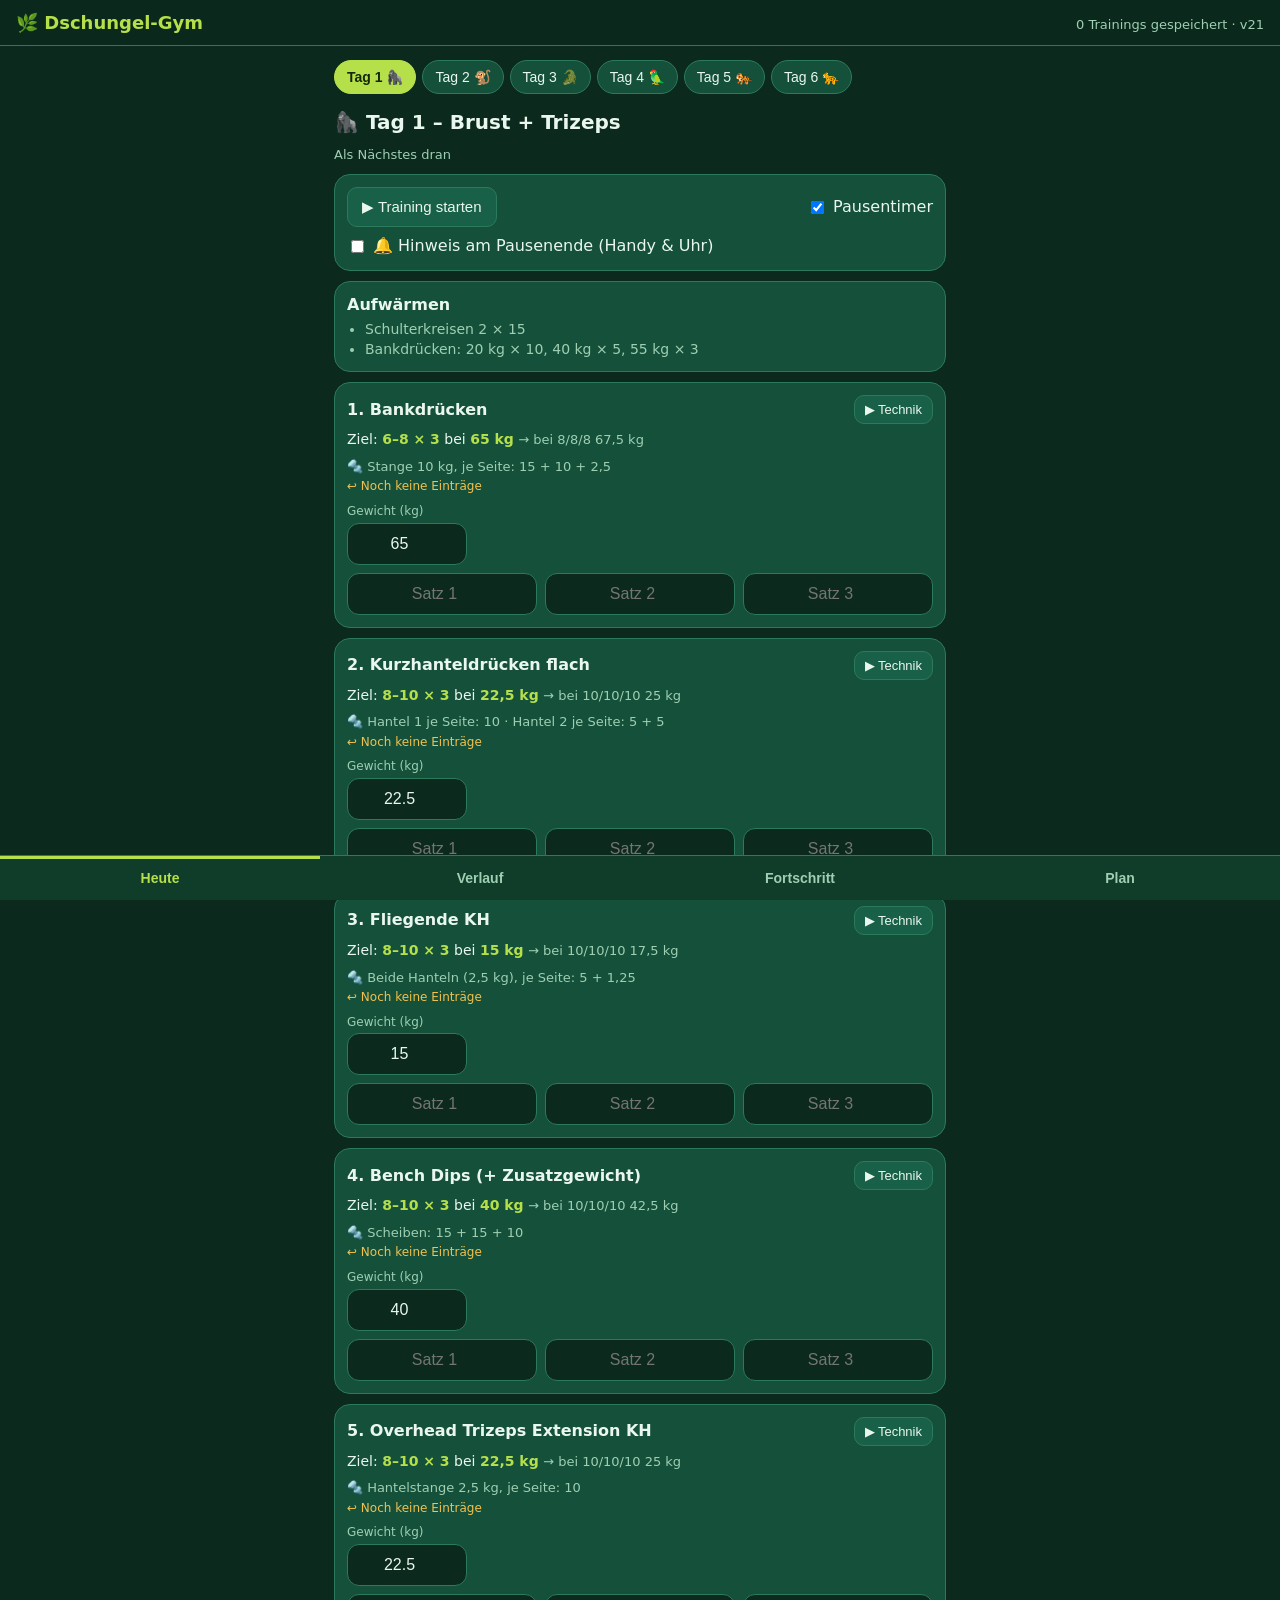
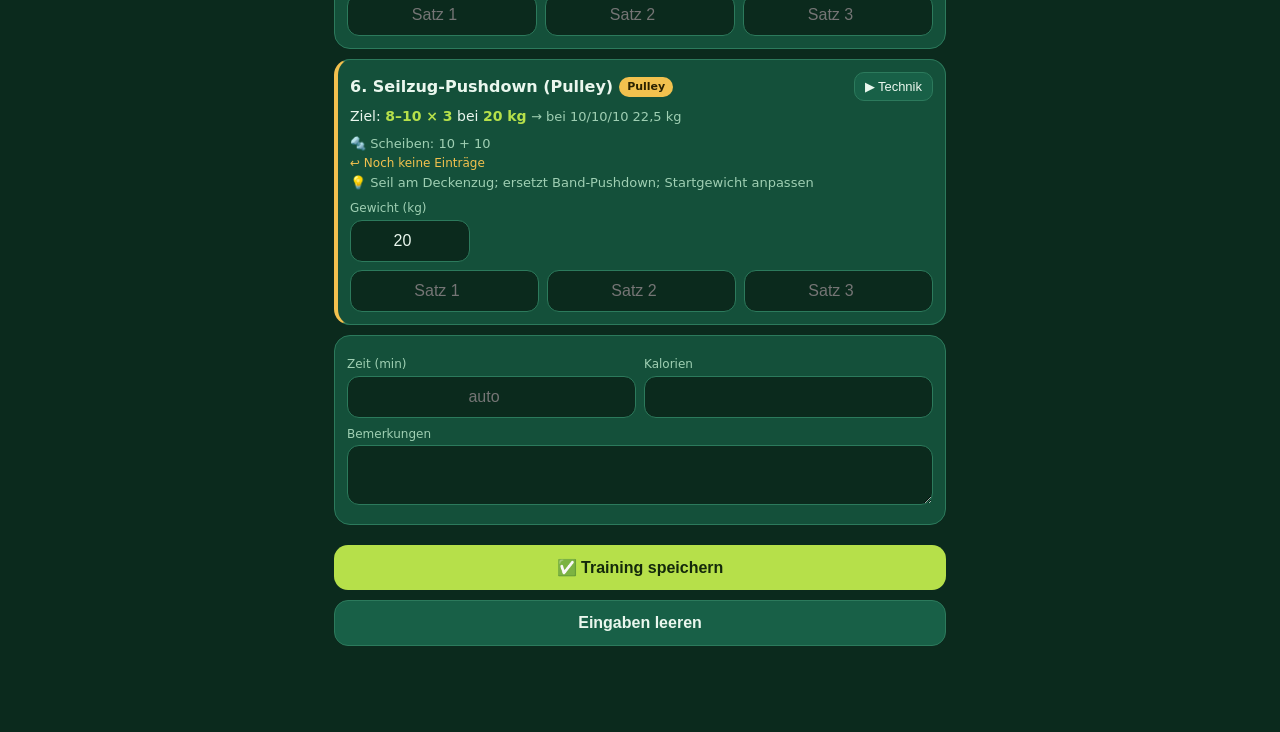
<file: index.html>
<!doctype html>
<html lang="de">
<head>
<meta charset="utf-8">
<meta name="viewport" content="width=device-width, initial-scale=1, viewport-fit=cover">
<meta name="theme-color" content="#0f3d2a">
<link rel="manifest" href="manifest.webmanifest">
<link rel="icon" href="icon-192.png">
<link rel="apple-touch-icon" href="icon-192.png">
<title>Dschungel-Gym</title>
<link rel="stylesheet" href="style.css">
</head>
<body>
<header class="top">
  <div class="brand">🌿 Dschungel-Gym</div>
  <div id="sub" class="sub"></div>
</header>
<main id="view"></main>
<nav class="tabs">
  <button data-tab="heute" class="on">Heute</button>
  <button data-tab="verlauf">Verlauf</button>
  <button data-tab="fortschritt">Fortschritt</button>
  <button data-tab="plan">Plan</button>
</nav>
<div id="rest" class="rest" hidden><div id="rest-prog" class="rest-prog"></div><div class="row spread rest-in"><span id="rest-txt"></span><span class="row"><button class="small" data-rest="-15">−15</button><button class="small" data-rest="15">+15</button><button class="small" data-rest="stop">✕</button></span></div></div>
<dialog id="dlg"></dialog>
<div id="toast" class="toast" hidden></div>
<script src="plan.js"></script>
<script src="logic.js"></script>
<script src="howto.js"></script>
<script src="app.js"></script>
</body>
</html>
</file>
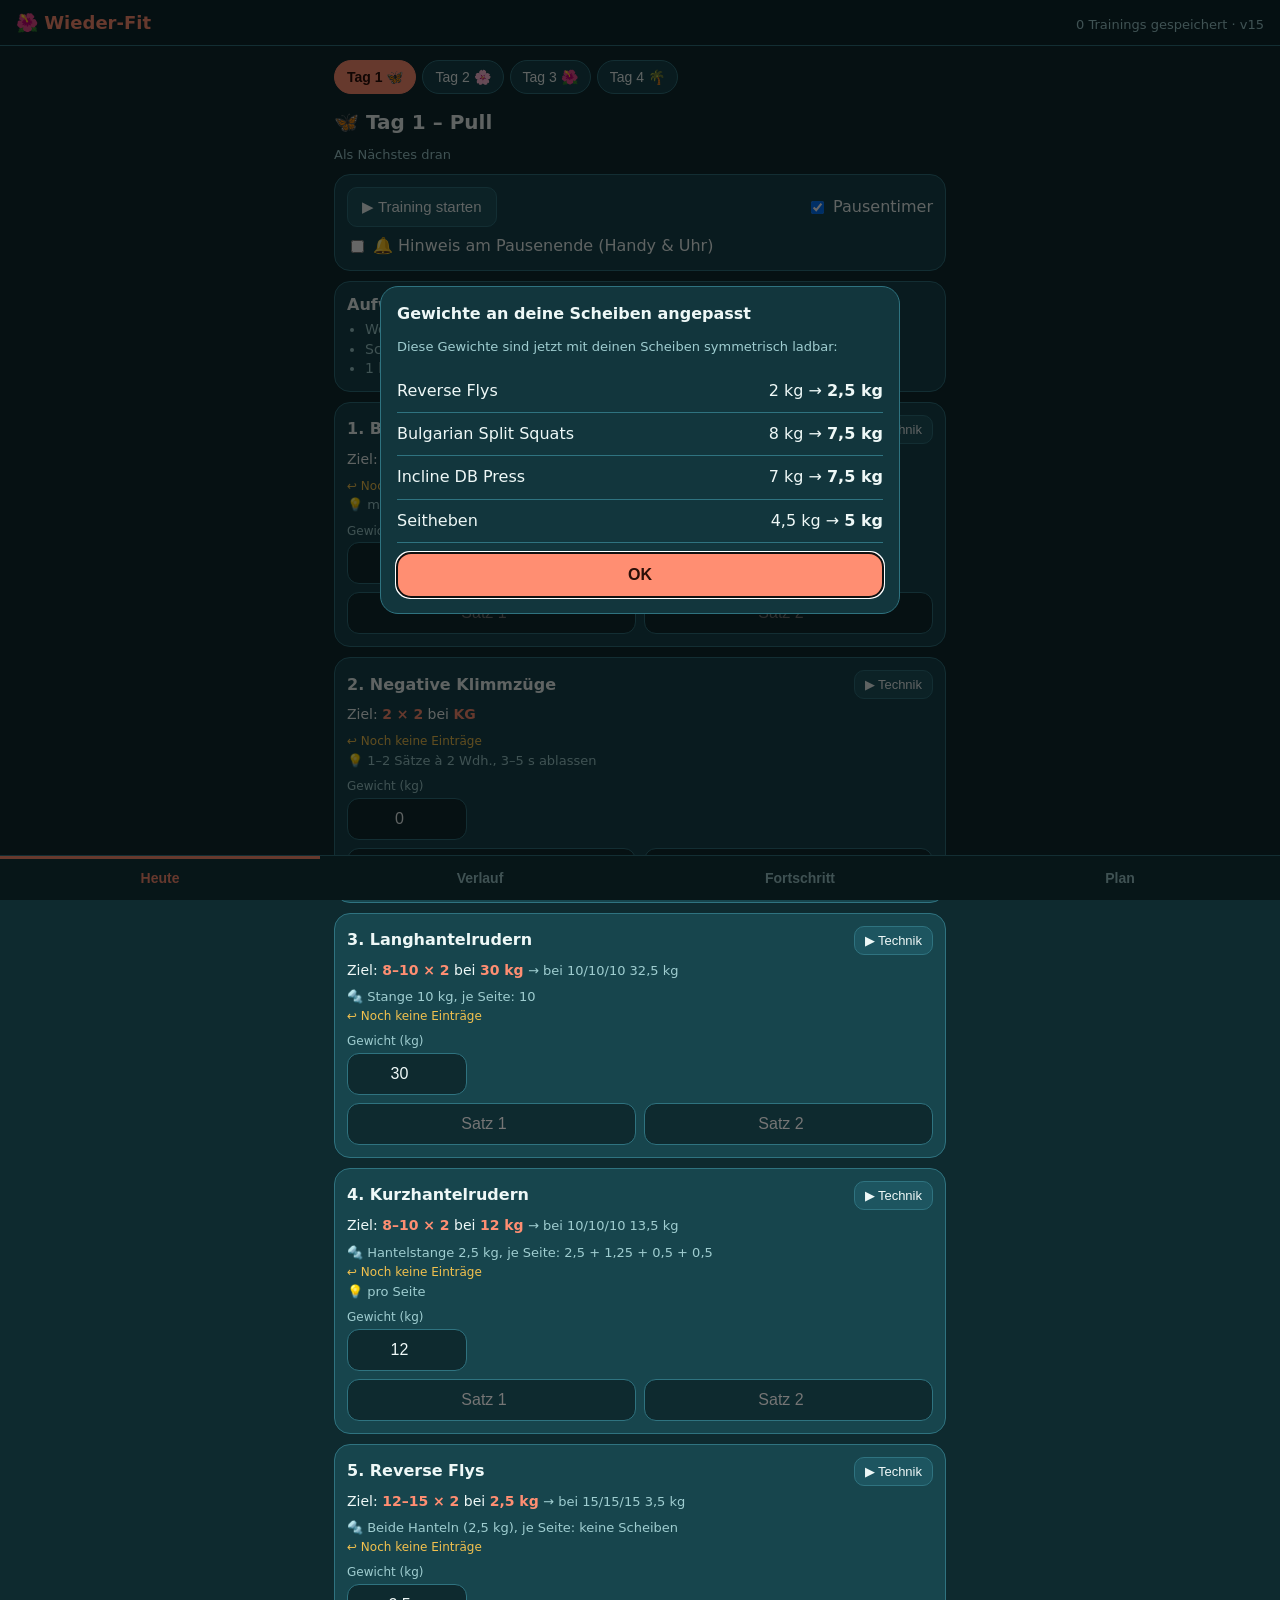
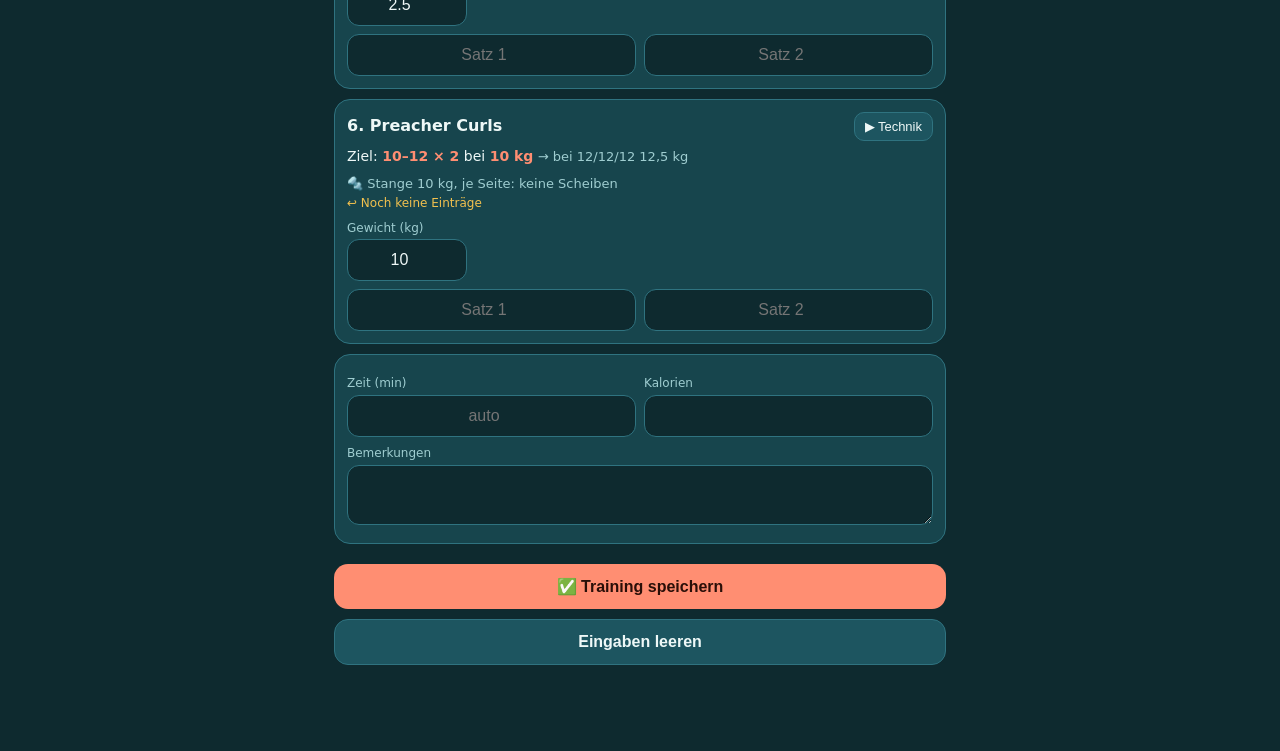
<file: sie/index.html>
<!doctype html>
<html lang="de">
<head>
<meta charset="utf-8">
<meta name="viewport" content="width=device-width, initial-scale=1, viewport-fit=cover">
<meta name="theme-color" content="#12363d">
<link rel="manifest" href="manifest.webmanifest">
<link rel="icon" href="icon-192.png">
<link rel="apple-touch-icon" href="icon-192.png">
<title>Wieder-Fit</title>
<link rel="stylesheet" href="style.css">
</head>
<body>
<header class="top">
  <div class="brand">🌺 Wieder-Fit</div>
  <div id="sub" class="sub"></div>
</header>
<main id="view"></main>
<nav class="tabs">
  <button data-tab="heute" class="on">Heute</button>
  <button data-tab="verlauf">Verlauf</button>
  <button data-tab="fortschritt">Fortschritt</button>
  <button data-tab="plan">Plan</button>
</nav>
<div id="rest" class="rest" hidden><div id="rest-prog" class="rest-prog"></div><div class="row spread rest-in"><span id="rest-txt"></span><span class="row"><button class="small" data-rest="-15">−15</button><button class="small" data-rest="15">+15</button><button class="small" data-rest="stop">✕</button></span></div></div>
<dialog id="dlg"></dialog>
<div id="toast" class="toast" hidden></div>
<script src="plan.js"></script>
<script src="logic.js"></script>
<script src="howto.js"></script>
<script src="app.js"></script>
</body>
</html>
</file>
<file: style.css>
:root{
  --bg:#0b2a1d; --bg2:#0f3d2a; --card:#14503a; --card2:#186047; --line:#2c7a5c;
  --text:#eaf7ee; --muted:#9fcfb3; --accent:#b6e04a; --accent2:#f2c14e; --danger:#ef7b6b;
}
*{box-sizing:border-box;-webkit-tap-highlight-color:transparent}
html,body{margin:0;background:var(--bg);color:var(--text);font:16px/1.4 system-ui,-apple-system,Segoe UI,Roboto,sans-serif}
body{min-height:100vh;background:
  radial-gradient(900px 400px at 100% -10%,rgba(182,224,74,.10),transparent 60%),
  radial-gradient(700px 400px at -10% 110%,rgba(46,160,110,.18),transparent 60%),var(--bg);
  padding-bottom:calc(72px + env(safe-area-inset-bottom))}
.top{position:sticky;top:0;z-index:5;background:rgba(11,42,29,.92);backdrop-filter:blur(8px);
  padding:calc(10px + env(safe-area-inset-top)) 16px 10px;border-bottom:1px solid var(--line);display:flex;justify-content:space-between;align-items:baseline;gap:8px}
.brand{font-weight:700;font-size:18px;color:var(--accent)}
.sub{color:var(--muted);font-size:13px}
main{padding:12px 14px;max-width:640px;margin:0 auto}
.tabs{position:fixed;left:0;right:0;bottom:0;display:flex;background:var(--bg2);border-top:1px solid var(--line);padding-bottom:env(safe-area-inset-bottom);z-index:6}
.tabs button{flex:1;background:none;border:0;color:var(--muted);padding:14px 4px;font-size:14px;font-weight:600}
.tabs button.on{color:var(--accent);box-shadow:inset 0 3px 0 var(--accent)}
h2{margin:6px 0 10px;font-size:20px}
h3{margin:0;font-size:16px}
.card{background:var(--card);border:1px solid var(--line);border-radius:16px;padding:12px;margin:10px 0}
.card.pulley{border-left:4px solid var(--accent2)}
.row{display:flex;gap:8px;align-items:center;flex-wrap:wrap}
.spread{justify-content:space-between}
.muted{color:var(--muted);font-size:13px}
.badge{display:inline-block;background:var(--accent2);color:#2b2100;border-radius:999px;font-size:11px;font-weight:700;padding:2px 8px;margin-left:6px;vertical-align:middle}
.goal{margin:6px 0 8px;font-size:14px}
.goal b{color:var(--accent)}
.up{color:var(--accent);font-weight:700}
.sets{display:grid;grid-template-columns:repeat(auto-fit,minmax(58px,1fr));gap:8px;margin-top:8px}
input,select,textarea{width:100%;background:var(--bg);color:var(--text);border:1px solid var(--line);border-radius:12px;padding:11px 10px;font-size:16px;text-align:center}
textarea{text-align:left}
input:focus,select:focus,textarea:focus{outline:2px solid var(--accent);border-color:var(--accent)}
label.f{display:block;font-size:12px;color:var(--muted);margin:8px 0 3px}
.wgt{max-width:120px}
button.btn{background:var(--accent);color:#14290b;border:0;border-radius:14px;padding:13px 16px;font-size:16px;font-weight:700;width:100%;margin-top:10px}
a.btn{display:block;text-align:center;text-decoration:none;border-radius:14px;padding:13px 16px;font-size:16px;font-weight:700;margin-top:10px;background:var(--accent);color:#14290b}
button.btn.sec{background:var(--card2);color:var(--text);border:1px solid var(--line)}
button.btn.dng{background:transparent;color:var(--danger);border:1px solid var(--danger)}
button.small{background:var(--card2);color:var(--text);border:1px solid var(--line);border-radius:10px;padding:6px 10px;font-size:13px}
.daypick{display:flex;gap:6px;overflow-x:auto;padding:2px 0 8px}
.daypick button{flex:0 0 auto;background:var(--card);border:1px solid var(--line);color:var(--text);border-radius:999px;padding:8px 12px;font-size:14px}
.daypick button.on{background:var(--accent);color:#14290b;border-color:var(--accent);font-weight:700}
.warm{font-size:14px;color:var(--muted);margin:4px 0 0;padding-left:18px}
.toast{position:fixed;left:12px;right:12px;bottom:calc(84px + env(safe-area-inset-bottom));background:var(--accent);color:#14290b;border-radius:14px;padding:12px 14px;font-weight:600;z-index:20;box-shadow:0 6px 20px rgba(0,0,0,.4)}
dialog{background:var(--bg2);color:var(--text);border:1px solid var(--line);border-radius:18px;padding:16px;width:min(92vw,520px);max-height:88vh;overflow:auto}
dialog::backdrop{background:rgba(0,0,0,.6)}
.chart{width:100%;height:auto;background:var(--bg);border-radius:12px;border:1px solid var(--line)}
.list-item{display:flex;justify-content:space-between;gap:8px;align-items:center;padding:10px 0;border-bottom:1px solid var(--line)}
.list-item:last-child{border-bottom:0}
.empty{text-align:center;color:var(--muted);padding:30px 10px}
.grid2{display:grid;grid-template-columns:1fr 1fr;gap:8px}
.grid3{display:grid;grid-template-columns:1fr 1fr 1fr;gap:8px}
.rest{position:fixed;left:8px;right:8px;top:calc(6px + env(safe-area-inset-top));z-index:30;background:var(--bg2);border:1px solid var(--accent);border-radius:14px;overflow:hidden;box-shadow:0 6px 20px rgba(0,0,0,.45)}
.rest[hidden]{display:none}
.rest-prog{position:absolute;left:0;top:0;bottom:0;width:0;background:var(--card2);transition:width .5s linear}
.rest-in{position:relative;padding:12px 12px;font-size:17px}
.rest b{font-size:26px;font-variant-numeric:tabular-nums}
.rest.done{background:var(--accent);color:#14290b;font-weight:700}
.rest.done .rest-prog{display:none}
details{margin:6px 0}
summary{cursor:pointer;padding:4px 0}
.ladder{font-size:13px;color:var(--muted);margin:6px 0;line-height:1.5}
.last{font-size:12px;color:var(--accent2);margin:2px 0}
.chip{background:var(--bg2);border:2px solid var(--accent);color:var(--text);border-radius:999px;padding:6px 12px;font-size:16px;font-weight:700;font-variant-numeric:tabular-nums;white-space:nowrap}
.chip[hidden]{display:none}
.chip.done{background:var(--accent);color:#14290b}
</file>
<file: sie/style.css>
:root{
  --bg:#0e2a2f; --bg2:#12363d; --card:#17454d; --card2:#1d5560; --line:#2f7380;
  --text:#eef8f7; --muted:#9fcdd0; --accent:#ff8e72; --accent2:#f2c14e; --danger:#ef7b6b;
}
*{box-sizing:border-box;-webkit-tap-highlight-color:transparent}
html,body{margin:0;background:var(--bg);color:var(--text);font:16px/1.4 system-ui,-apple-system,Segoe UI,Roboto,sans-serif}
body{min-height:100vh;background:
  radial-gradient(900px 400px at 100% -10%,rgba(255,142,114,.10),transparent 60%),
  radial-gradient(700px 400px at -10% 110%,rgba(60,160,170,.18),transparent 60%),var(--bg);
  padding-bottom:calc(72px + env(safe-area-inset-bottom))}
.top{position:sticky;top:0;z-index:5;background:rgba(14,42,47,.92);backdrop-filter:blur(8px);
  padding:calc(10px + env(safe-area-inset-top)) 16px 10px;border-bottom:1px solid var(--line);display:flex;justify-content:space-between;align-items:baseline;gap:8px}
.brand{font-weight:700;font-size:18px;color:var(--accent)}
.sub{color:var(--muted);font-size:13px}
main{padding:12px 14px;max-width:640px;margin:0 auto}
.tabs{position:fixed;left:0;right:0;bottom:0;display:flex;background:var(--bg2);border-top:1px solid var(--line);padding-bottom:env(safe-area-inset-bottom);z-index:6}
.tabs button{flex:1;background:none;border:0;color:var(--muted);padding:14px 4px;font-size:14px;font-weight:600}
.tabs button.on{color:var(--accent);box-shadow:inset 0 3px 0 var(--accent)}
h2{margin:6px 0 10px;font-size:20px}
h3{margin:0;font-size:16px}
.card{background:var(--card);border:1px solid var(--line);border-radius:16px;padding:12px;margin:10px 0}
.card.pulley{border-left:4px solid var(--accent2)}
.row{display:flex;gap:8px;align-items:center;flex-wrap:wrap}
.spread{justify-content:space-between}
.muted{color:var(--muted);font-size:13px}
.badge{display:inline-block;background:var(--accent2);color:#2b2100;border-radius:999px;font-size:11px;font-weight:700;padding:2px 8px;margin-left:6px;vertical-align:middle}
.goal{margin:6px 0 8px;font-size:14px}
.goal b{color:var(--accent)}
.up{color:var(--accent);font-weight:700}
.sets{display:grid;grid-template-columns:repeat(auto-fit,minmax(58px,1fr));gap:8px;margin-top:8px}
input,select,textarea{width:100%;background:var(--bg);color:var(--text);border:1px solid var(--line);border-radius:12px;padding:11px 10px;font-size:16px;text-align:center}
textarea{text-align:left}
input:focus,select:focus,textarea:focus{outline:2px solid var(--accent);border-color:var(--accent)}
label.f{display:block;font-size:12px;color:var(--muted);margin:8px 0 3px}
.wgt{max-width:120px}
button.btn{background:var(--accent);color:#2a0f08;border:0;border-radius:14px;padding:13px 16px;font-size:16px;font-weight:700;width:100%;margin-top:10px}
a.btn{display:block;text-align:center;text-decoration:none;border-radius:14px;padding:13px 16px;font-size:16px;font-weight:700;margin-top:10px;background:var(--accent);color:#2a0f08}
button.btn.sec{background:var(--card2);color:var(--text);border:1px solid var(--line)}
button.btn.dng{background:transparent;color:var(--danger);border:1px solid var(--danger)}
button.small{background:var(--card2);color:var(--text);border:1px solid var(--line);border-radius:10px;padding:6px 10px;font-size:13px}
.daypick{display:flex;gap:6px;overflow-x:auto;padding:2px 0 8px}
.daypick button{flex:0 0 auto;background:var(--card);border:1px solid var(--line);color:var(--text);border-radius:999px;padding:8px 12px;font-size:14px}
.daypick button.on{background:var(--accent);color:#2a0f08;border-color:var(--accent);font-weight:700}
.warm{font-size:14px;color:var(--muted);margin:4px 0 0;padding-left:18px}
.toast{position:fixed;left:12px;right:12px;bottom:calc(84px + env(safe-area-inset-bottom));background:var(--accent);color:#2a0f08;border-radius:14px;padding:12px 14px;font-weight:600;z-index:20;box-shadow:0 6px 20px rgba(0,0,0,.4)}
dialog{background:var(--bg2);color:var(--text);border:1px solid var(--line);border-radius:18px;padding:16px;width:min(92vw,520px);max-height:88vh;overflow:auto}
dialog::backdrop{background:rgba(0,0,0,.6)}
.chart{width:100%;height:auto;background:var(--bg);border-radius:12px;border:1px solid var(--line)}
.list-item{display:flex;justify-content:space-between;gap:8px;align-items:center;padding:10px 0;border-bottom:1px solid var(--line)}
.list-item:last-child{border-bottom:0}
.empty{text-align:center;color:var(--muted);padding:30px 10px}
.grid2{display:grid;grid-template-columns:1fr 1fr;gap:8px}
.grid3{display:grid;grid-template-columns:1fr 1fr 1fr;gap:8px}
.rest{position:fixed;left:8px;right:8px;top:calc(6px + env(safe-area-inset-top));z-index:30;background:var(--bg2);border:1px solid var(--accent);border-radius:14px;overflow:hidden;box-shadow:0 6px 20px rgba(0,0,0,.45)}
.rest[hidden]{display:none}
.rest-prog{position:absolute;left:0;top:0;bottom:0;width:0;background:var(--card2);transition:width .5s linear}
.rest-in{position:relative;padding:12px 12px;font-size:17px}
.rest b{font-size:26px;font-variant-numeric:tabular-nums}
.rest.done{background:var(--accent);color:#14290b;font-weight:700}
.rest.done .rest-prog{display:none}
details{margin:6px 0}
summary{cursor:pointer;padding:4px 0}
.ladder{font-size:13px;color:var(--muted);margin:6px 0;line-height:1.5}
.last{font-size:12px;color:var(--accent2);margin:2px 0}
.chip{background:var(--bg2);border:2px solid var(--accent);color:var(--text);border-radius:999px;padding:6px 12px;font-size:16px;font-weight:700;font-variant-numeric:tabular-nums;white-space:nowrap}
.chip[hidden]{display:none}
.chip.done{background:var(--accent);color:#14290b}
</file>
